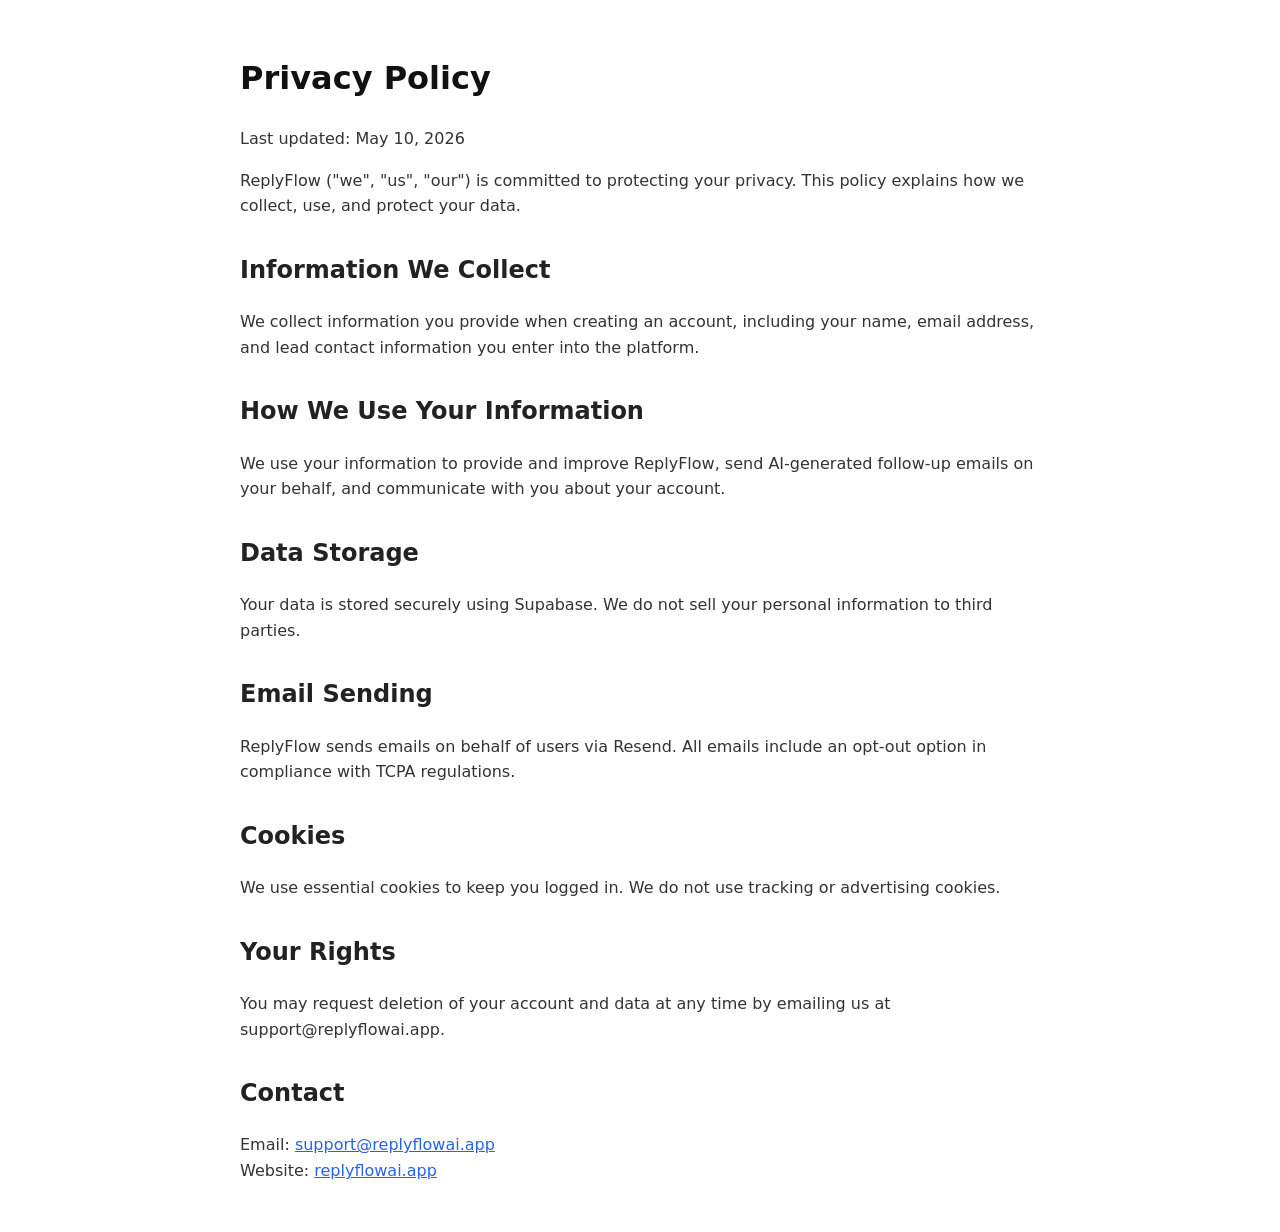
<file: public/privacy.html>
<!DOCTYPE html>
<html lang="en">
<head>
<meta charset="UTF-8">
<meta name="viewport" content="width=device-width, initial-scale=1.0">
<title>Privacy Policy — ReplyFlow</title>
<style>
  body { font-family: system-ui, sans-serif; max-width: 800px; margin: 0 auto; padding: 2rem; color: #333; line-height: 1.6; }
  h1 { color: #111; } h2 { color: #222; margin-top: 2rem; }
  a { color: #2563eb; }
</style>
</head>
<body>
<h1>Privacy Policy</h1>
<p>Last updated: May 10, 2026</p>
<p>ReplyFlow ("we", "us", "our") is committed to protecting your privacy. This policy explains how we collect, use, and protect your data.</p>
<h2>Information We Collect</h2>
<p>We collect information you provide when creating an account, including your name, email address, and lead contact information you enter into the platform.</p>
<h2>How We Use Your Information</h2>
<p>We use your information to provide and improve ReplyFlow, send AI-generated follow-up emails on your behalf, and communicate with you about your account.</p>
<h2>Data Storage</h2>
<p>Your data is stored securely using Supabase. We do not sell your personal information to third parties.</p>
<h2>Email Sending</h2>
<p>ReplyFlow sends emails on behalf of users via Resend. All emails include an opt-out option in compliance with TCPA regulations.</p>
<h2>Cookies</h2>
<p>We use essential cookies to keep you logged in. We do not use tracking or advertising cookies.</p>
<h2>Your Rights</h2>
<p>You may request deletion of your account and data at any time by emailing us at support@replyflowai.app.</p>
<h2>Contact</h2>
<p>Email: <a href="mailto:support@replyflowai.app">support@replyflowai.app</a><br>Website: <a href="https://replyflowai.app">replyflowai.app</a></p>
</body>
</html>
</file>
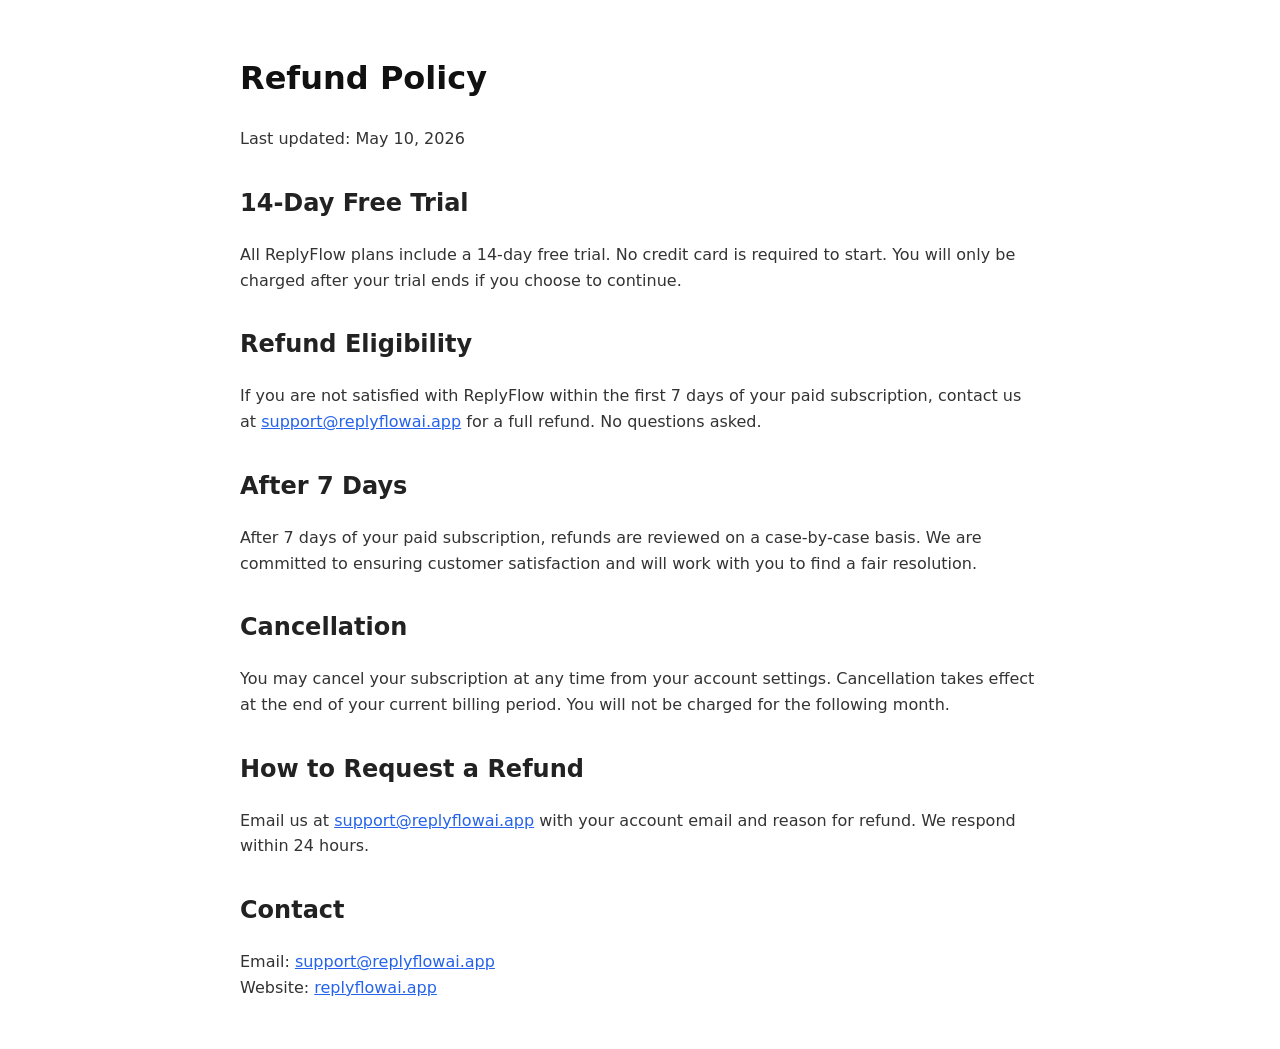
<file: public/refund.html>
<!DOCTYPE html>
<html lang="en">
<head>
<meta charset="UTF-8">
<meta name="viewport" content="width=device-width, initial-scale=1.0">
<title>Refund Policy — ReplyFlow</title>
<style>
  body { font-family: system-ui, sans-serif; max-width: 800px; margin: 0 auto; padding: 2rem; color: #333; line-height: 1.6; }
  h1 { color: #111; } h2 { color: #222; margin-top: 2rem; }
  a { color: #2563eb; }
</style>
</head>
<body>
<h1>Refund Policy</h1>
<p>Last updated: May 10, 2026</p>
<h2>14-Day Free Trial</h2>
<p>All ReplyFlow plans include a 14-day free trial. No credit card is required to start. You will only be charged after your trial ends if you choose to continue.</p>
<h2>Refund Eligibility</h2>
<p>If you are not satisfied with ReplyFlow within the first 7 days of your paid subscription, contact us at <a href="mailto:support@replyflowai.app">support@replyflowai.app</a> for a full refund. No questions asked.</p>
<h2>After 7 Days</h2>
<p>After 7 days of your paid subscription, refunds are reviewed on a case-by-case basis. We are committed to ensuring customer satisfaction and will work with you to find a fair resolution.</p>
<h2>Cancellation</h2>
<p>You may cancel your subscription at any time from your account settings. Cancellation takes effect at the end of your current billing period. You will not be charged for the following month.</p>
<h2>How to Request a Refund</h2>
<p>Email us at <a href="mailto:support@replyflowai.app">support@replyflowai.app</a> with your account email and reason for refund. We respond within 24 hours.</p>
<h2>Contact</h2>
<p>Email: <a href="mailto:support@replyflowai.app">support@replyflowai.app</a><br>Website: <a href="https://replyflowai.app">replyflowai.app</a></p>
</body>
</html>
</file>
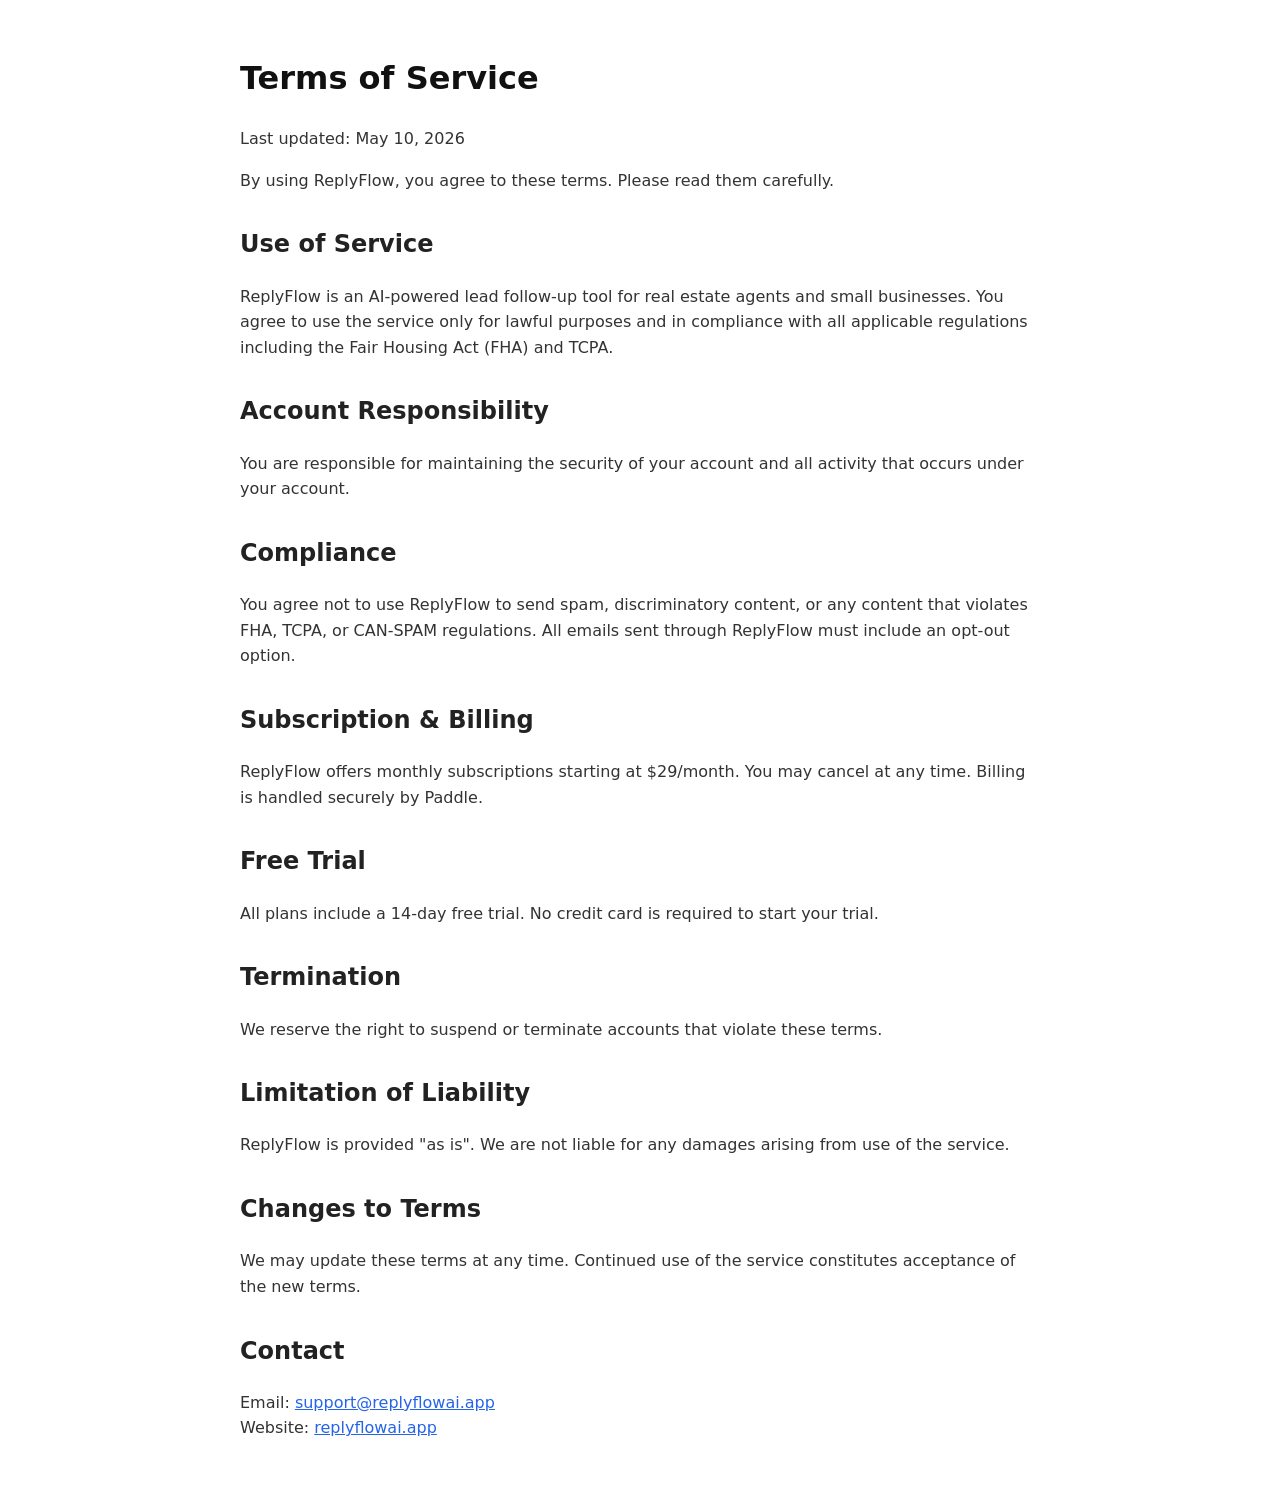
<file: public/terms.html>
<!DOCTYPE html>
<html lang="en">
<head>
<meta charset="UTF-8">
<meta name="viewport" content="width=device-width, initial-scale=1.0">
<title>Terms of Service — ReplyFlow</title>
<style>
  body { font-family: system-ui, sans-serif; max-width: 800px; margin: 0 auto; padding: 2rem; color: #333; line-height: 1.6; }
  h1 { color: #111; } h2 { color: #222; margin-top: 2rem; }
  a { color: #2563eb; }
</style>
</head>
<body>
<h1>Terms of Service</h1>
<p>Last updated: May 10, 2026</p>
<p>By using ReplyFlow, you agree to these terms. Please read them carefully.</p>
<h2>Use of Service</h2>
<p>ReplyFlow is an AI-powered lead follow-up tool for real estate agents and small businesses. You agree to use the service only for lawful purposes and in compliance with all applicable regulations including the Fair Housing Act (FHA) and TCPA.</p>
<h2>Account Responsibility</h2>
<p>You are responsible for maintaining the security of your account and all activity that occurs under your account.</p>
<h2>Compliance</h2>
<p>You agree not to use ReplyFlow to send spam, discriminatory content, or any content that violates FHA, TCPA, or CAN-SPAM regulations. All emails sent through ReplyFlow must include an opt-out option.</p>
<h2>Subscription & Billing</h2>
<p>ReplyFlow offers monthly subscriptions starting at $29/month. You may cancel at any time. Billing is handled securely by Paddle.</p>
<h2>Free Trial</h2>
<p>All plans include a 14-day free trial. No credit card is required to start your trial.</p>
<h2>Termination</h2>
<p>We reserve the right to suspend or terminate accounts that violate these terms.</p>
<h2>Limitation of Liability</h2>
<p>ReplyFlow is provided "as is". We are not liable for any damages arising from use of the service.</p>
<h2>Changes to Terms</h2>
<p>We may update these terms at any time. Continued use of the service constitutes acceptance of the new terms.</p>
<h2>Contact</h2>
<p>Email: <a href="mailto:support@replyflowai.app">support@replyflowai.app</a><br>Website: <a href="https://replyflowai.app">replyflowai.app</a></p>
</body>
</html>
</file>
